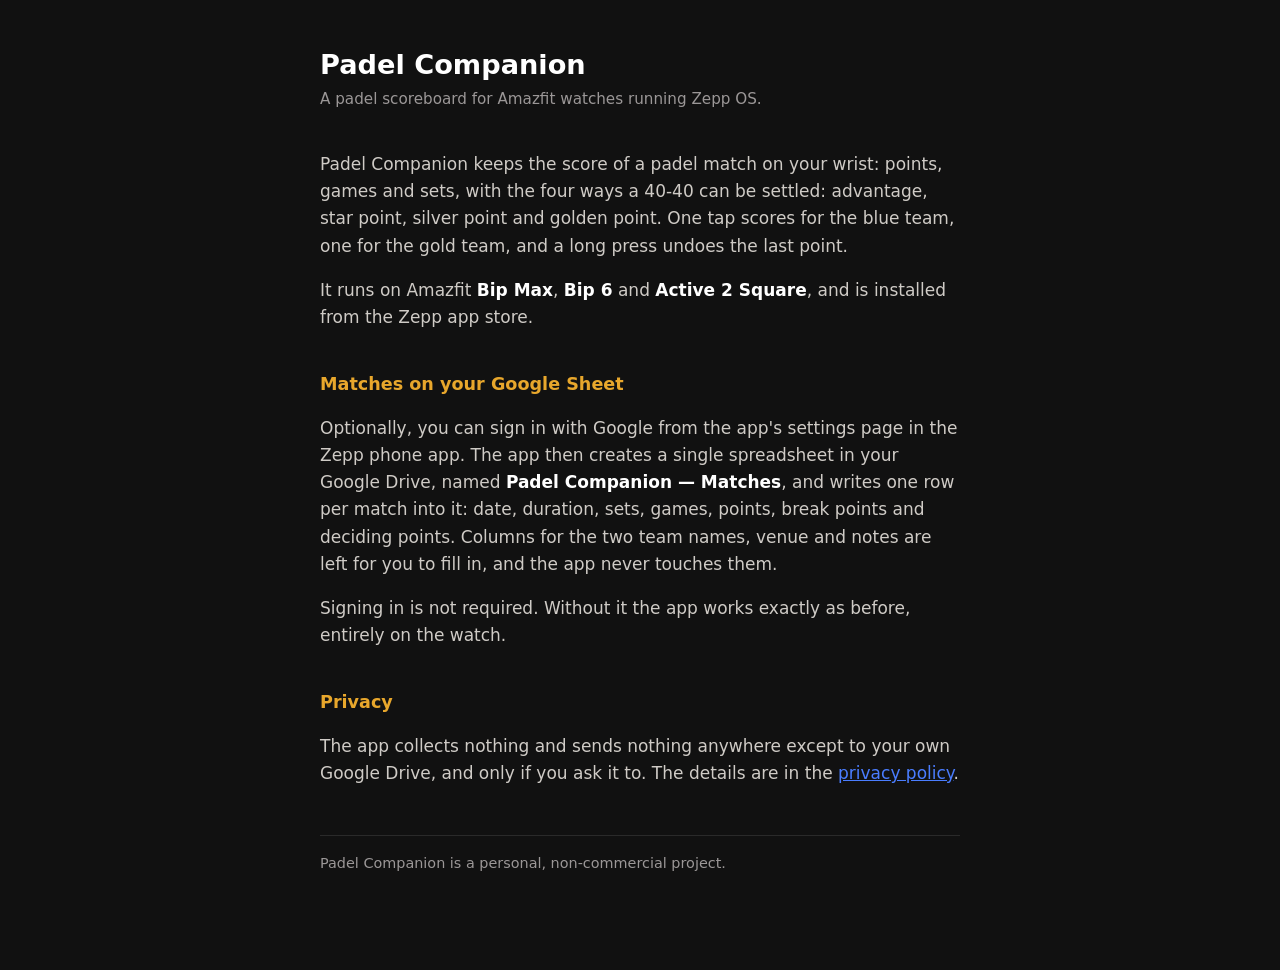
<file: padel/index.html>
<!doctype html>
<html lang="en">
<head>
<meta charset="utf-8">
<meta name="viewport" content="width=device-width, initial-scale=1">
<title>Padel Companion</title>
<link rel="stylesheet" href="style.css">
</head>
<body>
<main>

<h1>Padel Companion</h1>
<p class="occhiello">A padel scoreboard for Amazfit watches running Zepp OS.</p>

<p>Padel Companion keeps the score of a padel match on your wrist: points, games and
sets, with the four ways a 40-40 can be settled: advantage, star point, silver point and
golden point. One tap scores for the blue team, one for the gold team, and a long press
undoes the last point.</p>

<p>It runs on Amazfit <strong>Bip Max</strong>, <strong>Bip 6</strong> and
<strong>Active 2 Square</strong>, and is installed from the Zepp app store.</p>

<h2>Matches on your Google Sheet</h2>

<p>Optionally, you can sign in with Google from the app's settings page in the Zepp
phone app. The app then creates a single spreadsheet in your Google Drive, named
<strong>Padel Companion — Matches</strong>, and writes one row per match into it:
date, duration, sets, games, points, break points and deciding points. Columns for the two
team names, venue and notes are left for you to fill in, and the app never touches
them.</p>

<p>Signing in is not required. Without it the app works exactly as before, entirely on
the watch.</p>

<h2>Privacy</h2>

<p>The app collects nothing and sends nothing anywhere except to your own Google Drive,
and only if you ask it to. The details are in the
<a href="privacy.html">privacy policy</a>.</p>

<p class="nota">Padel Companion is a personal, non-commercial project.</p>

</main>
</body>
</html>
</file>
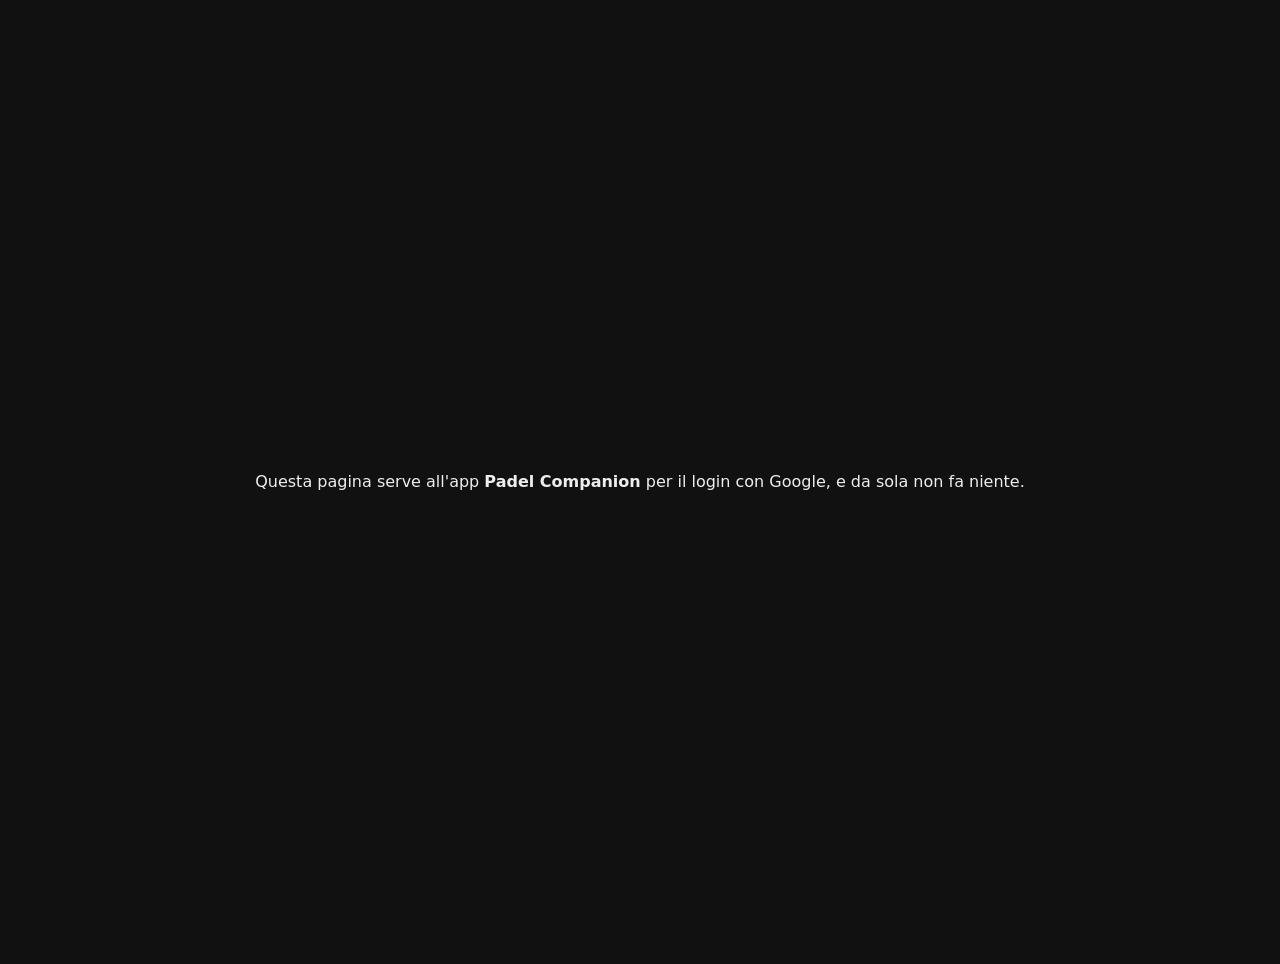
<file: padel/auth.html>
<!doctype html>
<html lang="it">
<head>
<meta charset="utf-8">
<meta name="viewport" content="width=device-width, initial-scale=1">
<title>Padel Companion — accesso Google</title>
<style>
  body {
    font: 16px/1.5 system-ui, -apple-system, "Segoe UI", sans-serif;
    margin: 0; min-height: 100vh;
    display: flex; align-items: center; justify-content: center;
    background: #111; color: #eee; text-align: center; padding: 2rem;
  }
  code { color: #9ad; word-break: break-all; }
</style>
</head>
<body>
<main>
  <p id="stato">Un attimo, ti mando a Google…</p>
</main>
<script>
/*
 * Trampolino verso Google, e serve per una ragione sola.
 *
 * Google rilascia il `refresh_token` — quello che fa durare il collegamento oltre
 * l'ora — solo se glielo si chiede con `access_type=offline`, e a un account che ha
 * gia' acconsentito solo con `prompt=consent`. Quei due parametri vanno nell'URL di
 * autorizzazione, e li' non riusciamo a metterli:
 *
 *   - il componente `Auth` della Settings App di Zepp costruisce l'URL attaccando i
 *     propri parametri con un `?` invece che con un `&`. Un `authorizeUrl` che abbia
 *     gia' una query si spezza, e Google risponde «Missing required parameter:
 *     client_id». Provato al telefono il 29 agosto 2026.
 *   - passarli come props al componente non serve: le props che non conosce non le
 *     inoltra. Provato subito dopo, e si vede dal fatto che il consenso non ricompare.
 *
 * Da qui questa pagina: la si mette come `authorizeUrl`, Zepp le attacca i suoi
 * parametri con il suo `?` — che qui va benissimo, perche' e' il primo — e lei rimanda
 * a Google aggiungendo i due che mancano.
 *
 * Non tocca nulla di sensibile: non vede il token, non vede il segreto del client, e
 * il `redirect_uri` resta quello di Zepp. Fa una cosa sola, e in chiaro.
 */
(function () {
  var GOOGLE = 'https://accounts.google.com/o/oauth2/v2/auth';
  var q = location.search.replace(/^\?/, '');
  var stato = document.getElementById('stato');

  if (!q) {
    stato.innerHTML = 'Questa pagina serve all\'app <b>Padel Companion</b> per il login '
      + 'con Google, e da sola non fa niente.';
    return;
  }

  // Se un domani Zepp li mandasse gia' lui, non si raddoppiano.
  if (q.indexOf('access_type=') < 0) q += '&access_type=offline';
  if (q.indexOf('prompt=') < 0) q += '&prompt=consent';

  location.replace(GOOGLE + '?' + q);
}());
</script>
</body>
</html>
</file>
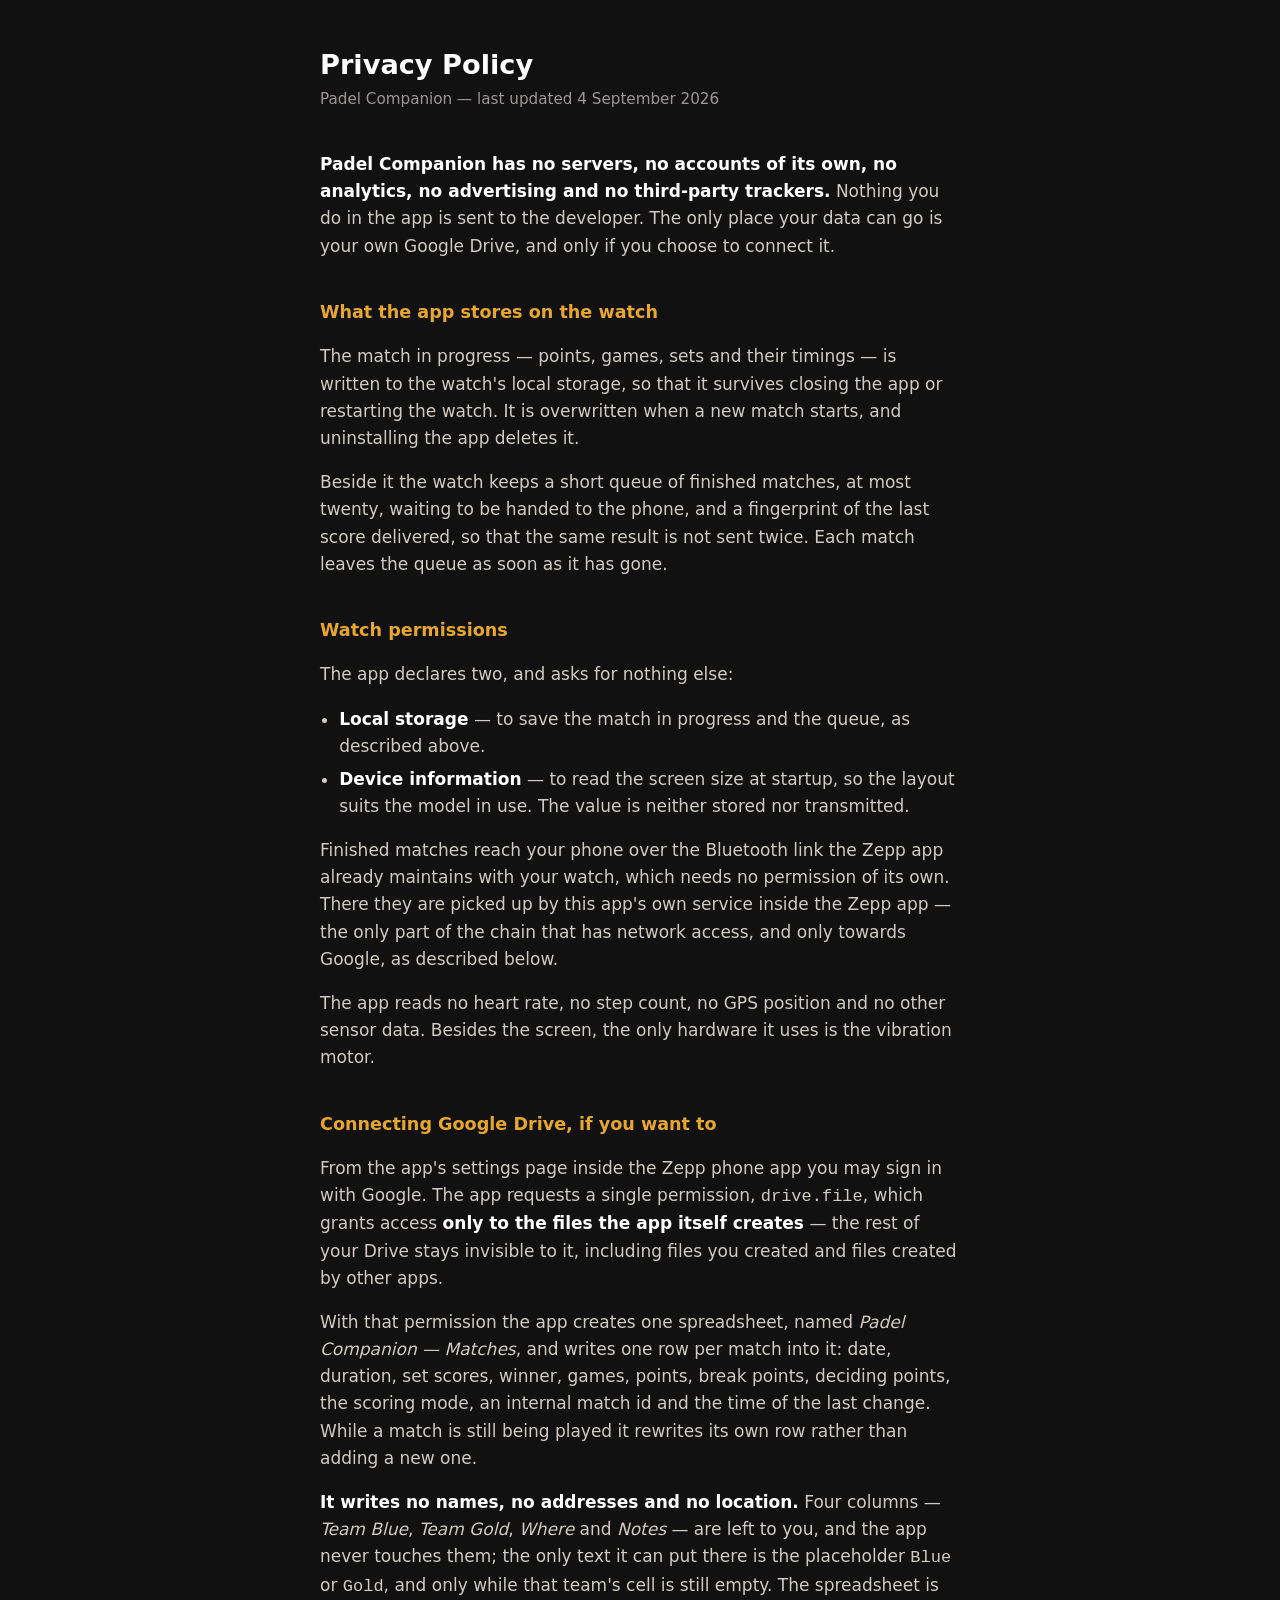
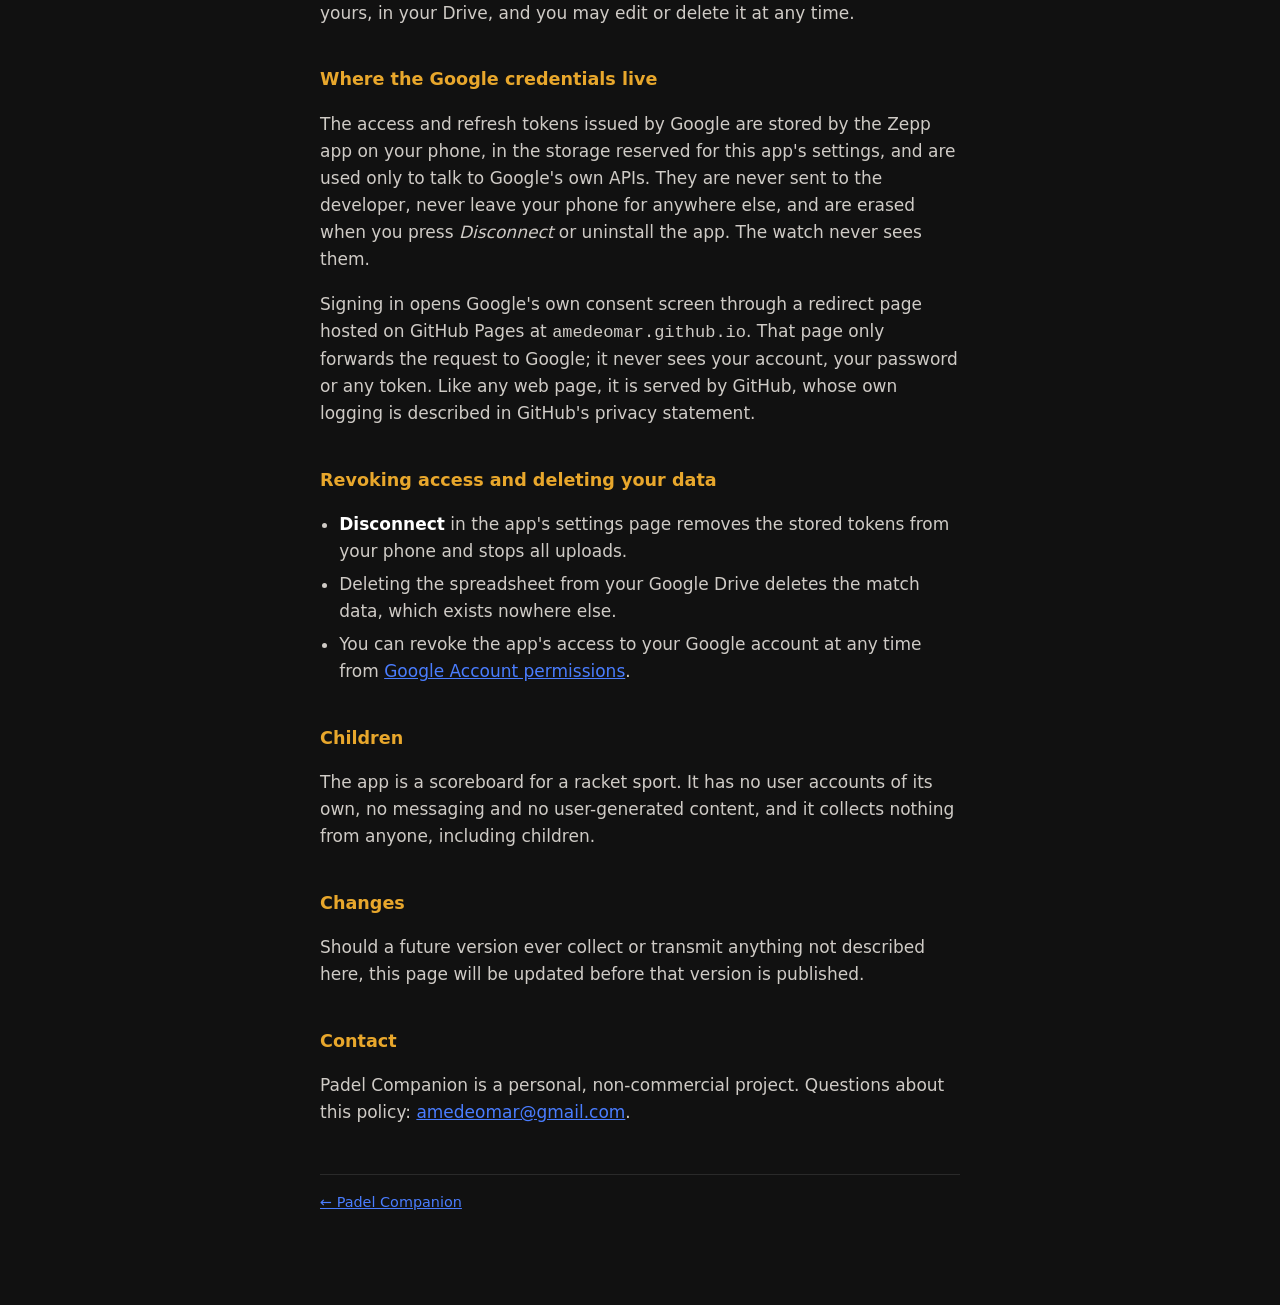
<file: padel/privacy.html>
<!doctype html>
<html lang="en">
<head>
<meta charset="utf-8">
<meta name="viewport" content="width=device-width, initial-scale=1">
<title>Padel Companion — Privacy Policy</title>
<link rel="stylesheet" href="style.css">
</head>
<body>
<main>

<h1>Privacy Policy</h1>
<p class="occhiello">Padel Companion — last updated 4 September 2026</p>

<p><strong>Padel Companion has no servers, no accounts of its own, no analytics, no
advertising and no third-party trackers.</strong> Nothing you do in the app is sent to
the developer. The only place your data can go is your own Google Drive, and only if
you choose to connect it.</p>

<h2>What the app stores on the watch</h2>

<p>The match in progress — points, games, sets and their timings — is written to the
watch's local storage, so that it survives closing the app or restarting the watch. It
is overwritten when a new match starts, and uninstalling the app deletes it.</p>

<p>Beside it the watch keeps a short queue of finished matches, at most twenty, waiting
to be handed to the phone, and a fingerprint of the last score delivered, so that the
same result is not sent twice. Each match leaves the queue as soon as it has gone.</p>

<h2>Watch permissions</h2>

<p>The app declares two, and asks for nothing else:</p>

<ul>
<li><strong>Local storage</strong> — to save the match in progress and the queue, as
described above.</li>
<li><strong>Device information</strong> — to read the screen size at startup, so the
layout suits the model in use. The value is neither stored nor transmitted.</li>
</ul>

<p>Finished matches reach your phone over the Bluetooth link the Zepp app already
maintains with your watch, which needs no permission of its own. There they are picked up
by this app's own service inside the Zepp app — the only part of the chain that has
network access, and only towards Google, as described below.</p>

<p>The app reads no heart rate, no step count, no GPS position and no other sensor
data. Besides the screen, the only hardware it uses is the vibration motor.</p>

<h2>Connecting Google Drive, if you want to</h2>

<p>From the app's settings page inside the Zepp phone app you may sign in with Google.
The app requests a single permission, <code>drive.file</code>, which grants access
<strong>only to the files the app itself creates</strong> — the rest of your Drive stays
invisible to it, including files you created and files created by other apps.</p>

<p>With that permission the app creates one spreadsheet, named
<em>Padel Companion — Matches</em>, and writes one row per match into it: date, duration,
set scores, winner, games, points, break points, deciding points, the scoring mode, an
internal match id and the time of the last change. While a match is still being played it
rewrites its own row rather than adding a new one.</p>

<p><strong>It writes no names, no addresses and no location.</strong> Four columns —
<em>Team Blue</em>, <em>Team Gold</em>, <em>Where</em> and <em>Notes</em> — are left to
you, and the app never touches them; the only text it can put there is the placeholder
<code>Blue</code> or <code>Gold</code>, and only while that team's cell is still empty.
The spreadsheet is yours, in your Drive, and you may edit or delete it at any time.</p>

<h2>Where the Google credentials live</h2>

<p>The access and refresh tokens issued by Google are stored by the Zepp app on your
phone, in the storage reserved for this app's settings, and are used only to talk to
Google's own APIs. They are never sent to the developer, never leave your phone for
anywhere else, and are erased when you press <em>Disconnect</em> or uninstall the app.
The watch never sees them.</p>

<p>Signing in opens Google's own consent screen through a redirect page hosted on
GitHub Pages at <code>amedeomar.github.io</code>. That page only forwards the request to
Google; it never sees your account, your password or any token. Like any web page, it is
served by GitHub, whose own logging is described in GitHub's privacy statement.</p>

<h2>Revoking access and deleting your data</h2>

<ul>
<li><strong>Disconnect</strong> in the app's settings page removes the stored tokens
from your phone and stops all uploads.</li>
<li>Deleting the spreadsheet from your Google Drive deletes the match data, which exists
nowhere else.</li>
<li>You can revoke the app's access to your Google account at any time from
<a href="https://myaccount.google.com/permissions">Google Account permissions</a>.</li>
</ul>

<h2>Children</h2>

<p>The app is a scoreboard for a racket sport. It has no user accounts of its own, no
messaging and no user-generated content, and it collects nothing from anyone, including
children.</p>

<h2>Changes</h2>

<p>Should a future version ever collect or transmit anything not described here, this
page will be updated before that version is published.</p>

<h2>Contact</h2>

<p>Padel Companion is a personal, non-commercial project. Questions about this policy:
<a href="mailto:amedeomar@gmail.com">amedeomar@gmail.com</a>.</p>

<p class="nota"><a href="index.html">← Padel Companion</a></p>

</main>
</body>
</html>
</file>
<file: padel/style.css>
/*
 * Foglio comune alle pagine pubbliche di Padel Companion.
 * Vive su GitHub Pages accanto a index.html, privacy.html e auth.html; il sorgente
 * versionato sta qui in docs/, e le due copie vanno tenute allineate a mano.
 * Colori presi dall'app: fondo #111, gold #e8a72c, blu #4a7dff.
 */
:root { color-scheme: dark; }
body {
  font: 17px/1.6 system-ui, -apple-system, "Segoe UI", sans-serif;
  margin: 0; background: #111; color: #e8e6e3;
}
main { max-width: 40rem; margin: 0 auto; padding: 3rem 1.5rem 5rem 1.5rem; }
h1 { font-size: 1.7rem; line-height: 1.25; margin: 0 0 .3rem 0; color: #fff; }
h2 { font-size: 1.1rem; margin: 2.4rem 0 .6rem 0; color: #e8a72c; }
p, li { color: #cfcbc6; }
a { color: #4a7dff; }
.occhiello { color: #9b9797; font-size: .95rem; margin: 0 0 2.5rem 0; }
.nota { color: #9b9797; font-size: .9rem; margin-top: 3rem;
        border-top: 1px solid #2a2a2a; padding-top: 1rem; }
ul { padding-left: 1.2rem; }
li { margin: .35rem 0; }
strong { color: #fff; }
</file>
